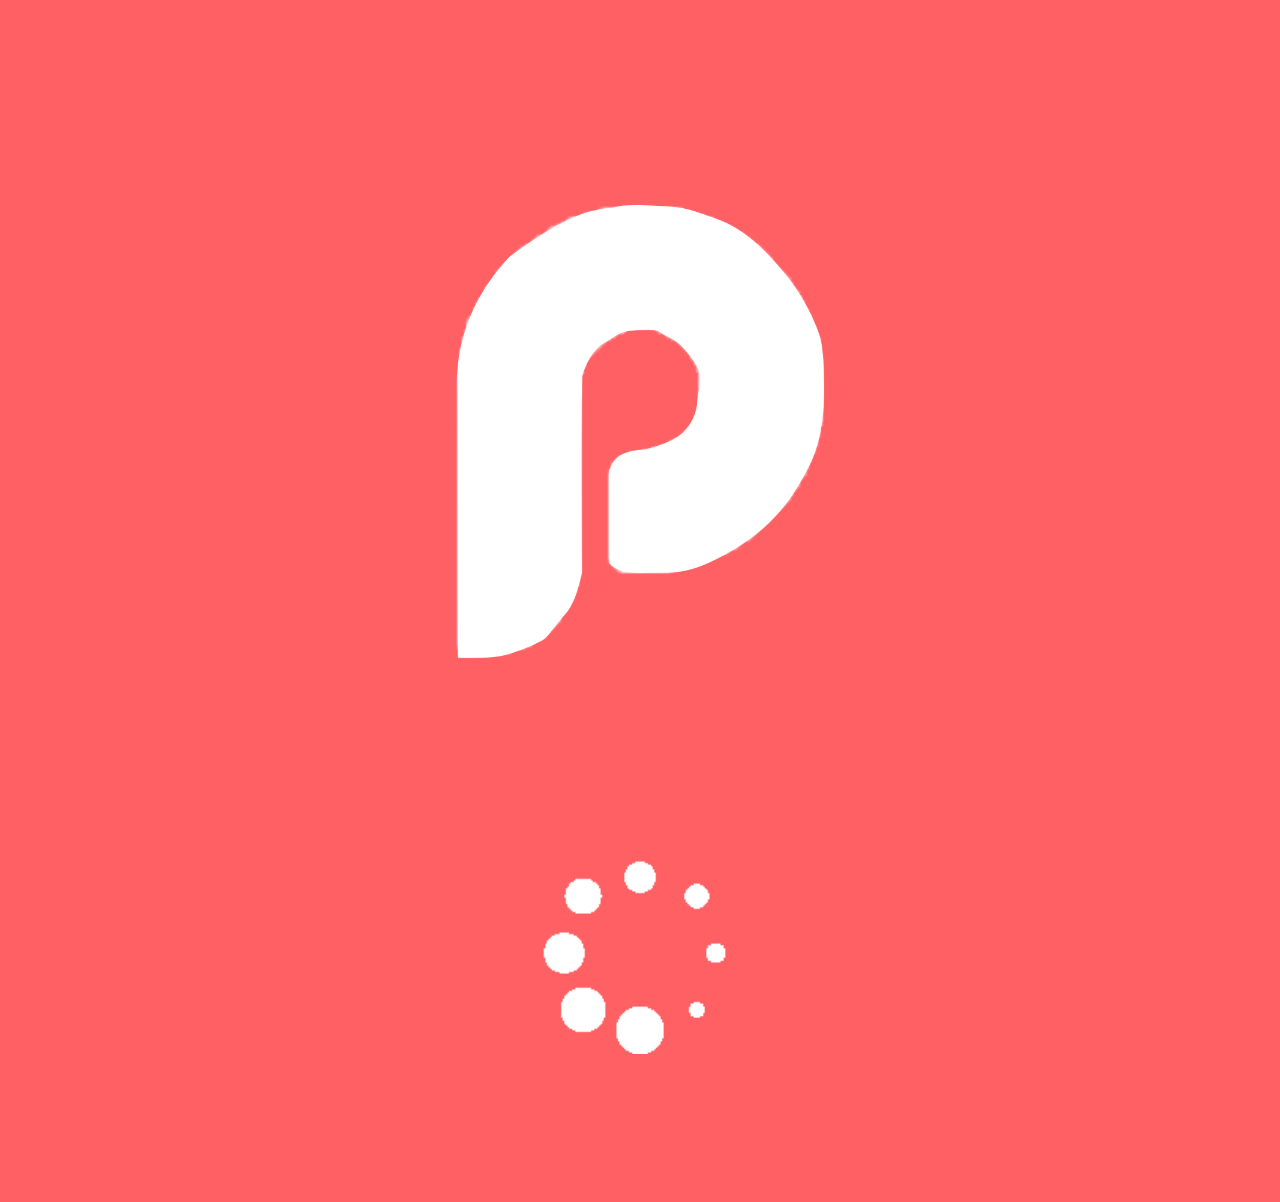
<file: paginaRedirecionar/index.html>
<!DOCTYPE html>
<html lang="pt-br">
<head>
    <meta charset="UTF-8">
    <meta name="viewport" content="width=device-width, initial-scale=1.0">
    <title>Pomo</title>
    <link rel="stylesheet" href="styles/pagina-1.css">
</head>
<body>
    <div class="apresentacao">
        <div class="apresentacao__logo">
            <img src="img/logo-pomo 1.png" alt=" Logo do site">
        </div> 
        <div class="apresentacao__loading">
            <img src="img/loading.gif" alt=" Gif de carregamento">
        </div>
        <script src="/paginaRedirecionar/script/main.js"></script>
    </div>
</body>
</html>
</file>
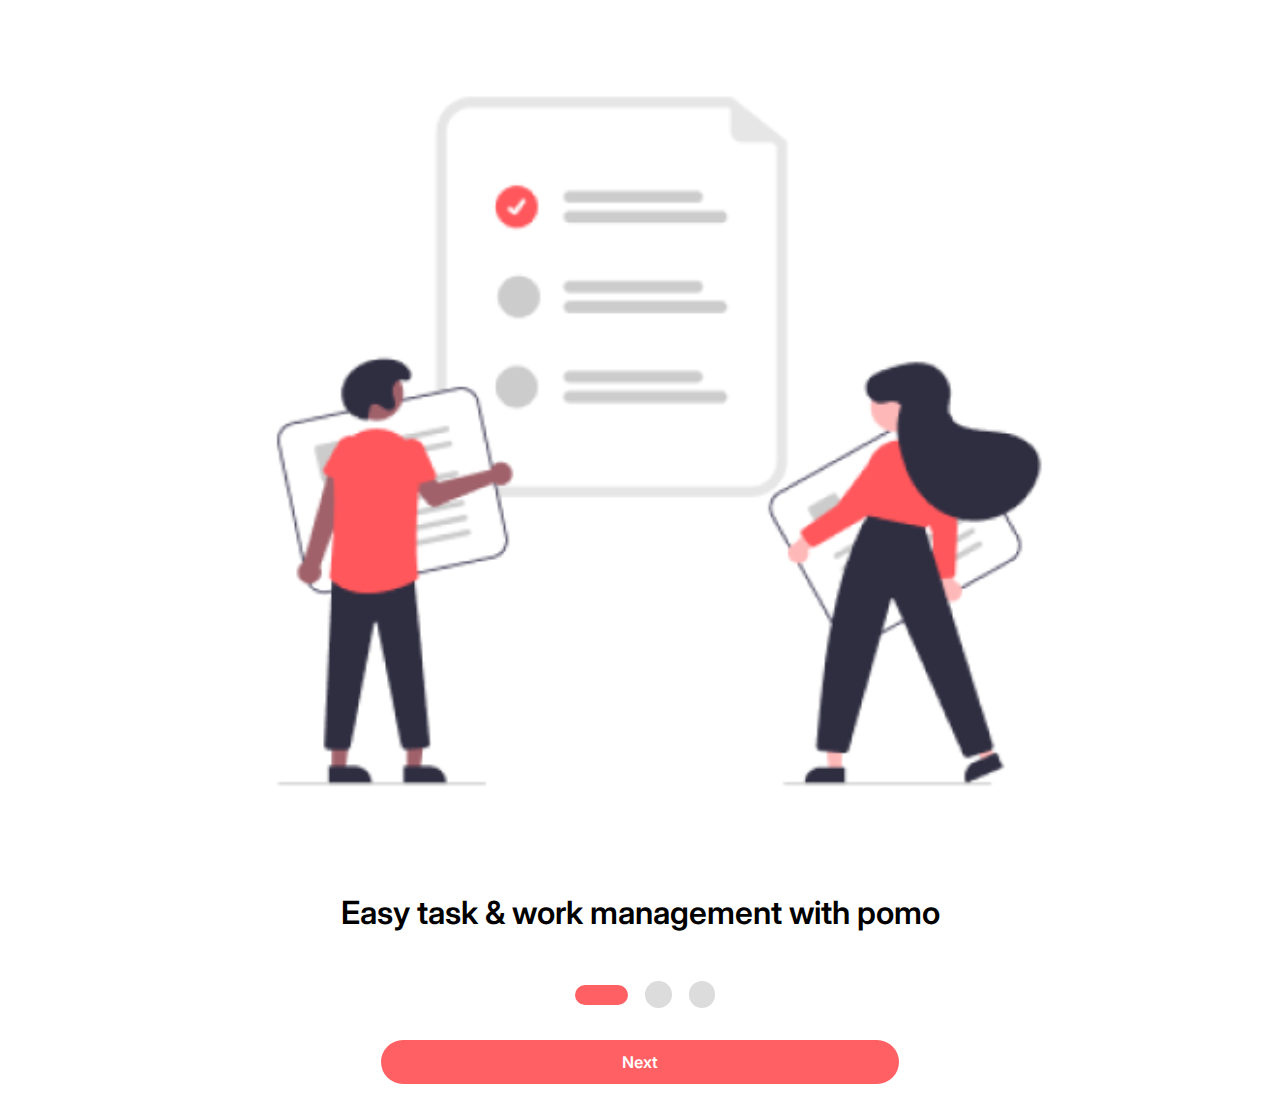
<file: paginaRedirecionar/page-2.html>
<!DOCTYPE html>
<html lang="pt-br">
<head>
    <meta charset="UTF-8">
    <meta name="viewport" content="width=device-width, initial-scale=1.0">
    <title>Pomo</title>
    <link rel="stylesheet" href="styles/pagina-2.css">
</head>
<body>
    <main>
        <div class="apresentacao">
            <img src="img/img-screen1 1.svg" class="apresentacao__imagem" alt=" Imagem colorida que representa tarefas simples e com bom planejamento">
            <div class="apresentacao__conteudo">
                <p class="apresentacao__paragrafo">Easy task & work management with pomo</p>
                <div class="apresentacao__botoes">
                <button class="apresentacao__botao_colorido"></button>
                    <button class="botao_cinza"></button>
                    <button class="botao_cinza"></button>
                </div>
                </div>
                <a href="page-3.html" class="apresentacao__botao_avancar">Next</a>
            </div>
        </div>
    </main>
</body>
</html>
</file>
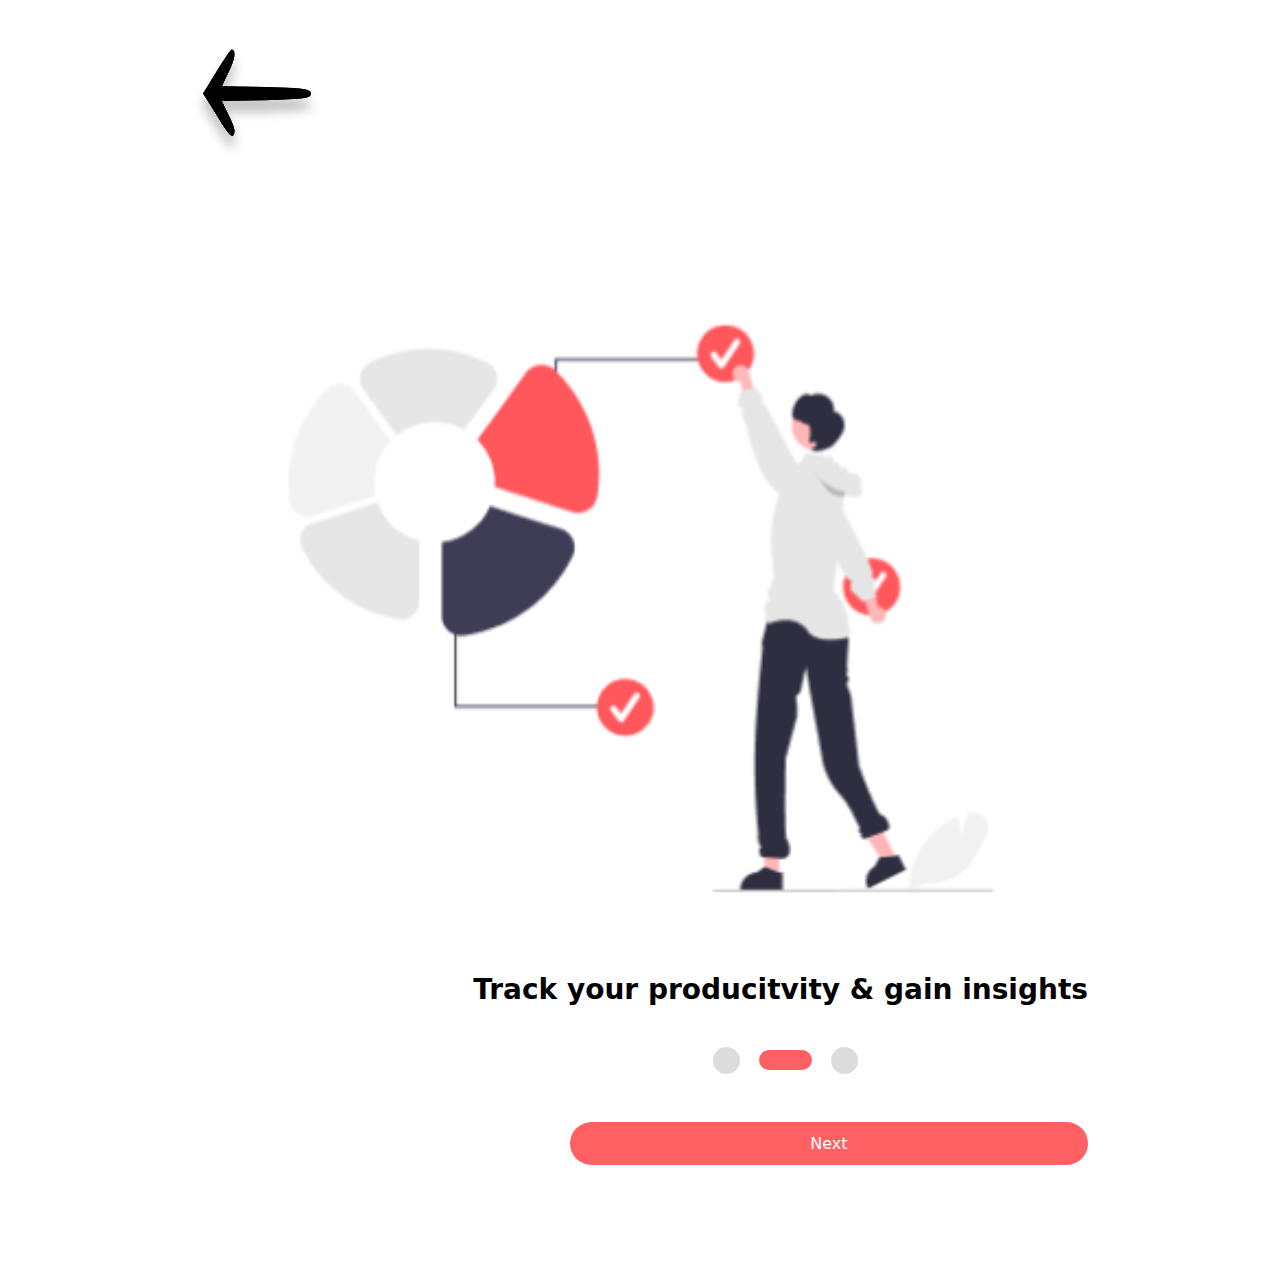
<file: paginaRedirecionar/page-3.html>
<!DOCTYPE html>
<html lang="pt-br">
<head>
    <meta charset="UTF-8">
    <meta name="viewport" content="width=device-width, initial-scale=1.0">
    <title>Pomo</title>
    <link rel="stylesheet" href="/paginaRedirecionar/styles/pagina-3.css">
</head>
<body>
    <main>
        <div class="apresentacao">
                <div class="seta">
                    <a href="page-2.html"><img src="/paginaRedirecionar/img/Vector.svg"alt="Imagem de seta para retorno de página"></a>
                </div>
                <img src="/paginaRedirecionar/img/img-screen2 1.svg" class="apresentacao__imagem" alt="Imagem colorida representando tarefas simples e com bom planejamento">
            <div class="apresentacao__conteudo">
                <p  class="apresentacao__paragrafo">Track your producitvity & gain insights</p>
                <div class="apresentacao__botoes">
                    <button class="botao_cinza"></button>
                    <button class="apresentacao__botao_colorido"></button>
                    <button class="botao_cinza"></button>
                </div>
                </div>
                <a href="page-4.html" class="apresentacao__botao_avancar">Next</button></a>
            </div>
        </div>
    </main>
</body>
</html>
</file>
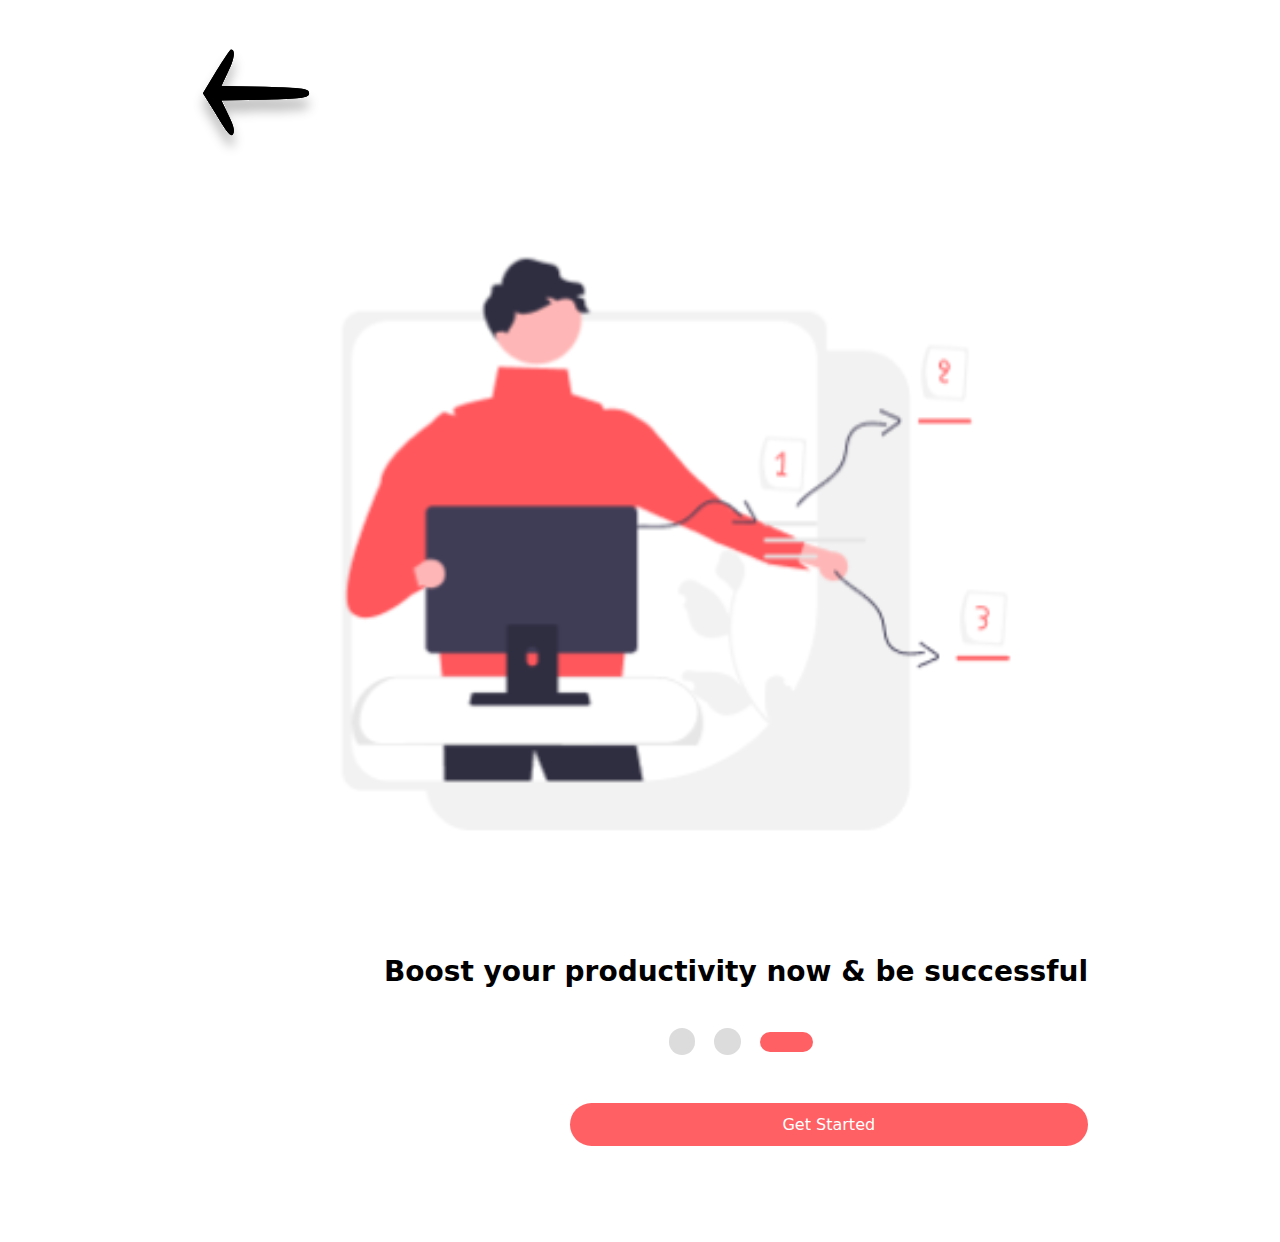
<file: paginaRedirecionar/page-4.html>
<!DOCTYPE html>
<html lang="pt-br">
<head>
    <meta charset="UTF-8">
    <meta name="viewport" content="width=device-width, initial-scale=1.0">
    <title>Pomo</title>
    <link rel="stylesheet" href="/paginaRedirecionar/styles/pagina-4.css">
</head>
<body>
    <main>
        <div class="apresentacao">
            <div class="seta">
                <a href="page-3.html"><img src="/paginaRedirecionar/img/Vector.svg"alt="Imagem de seta para retorno de página"></a>
            </div>
            <img src="/paginaRedirecionar/img/img-screen3 1.svg" class="apresentacao__imagem" alt="Imagem colorida representando tarefas simples e com bom planejamento">
            <div class="apresentacao__conteudo">
                <p class="apresentacao__paragrafo">Boost your productivity now & be successful</p>
                <div class="apresentacao__botoes">
                    <button class="botao_cinza"></button>
                    <button class="botao_cinza"></button>
                    <button class="apresentacao__botao_colorido"></button>
                </div>
            </div>
            <a href="page-5.html"class="apresentacao__botao_avancar">Get Started</a>
        </div>
    </main>
</body>
</html>
</file>
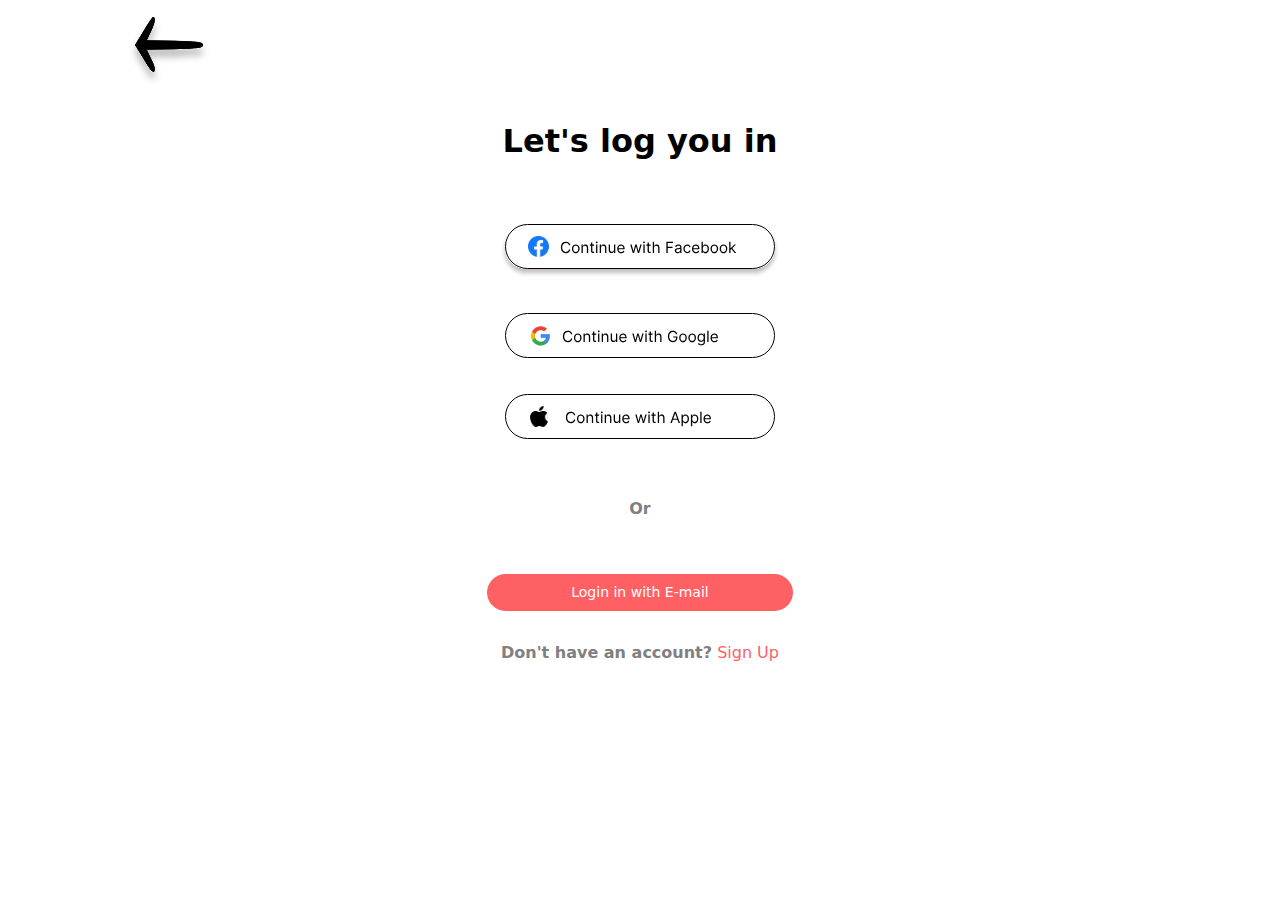
<file: paginaRedirecionar/page-5.html>
<!DOCTYPE html>
<html lang="pt-br">
<head>
    <meta charset="UTF-8">
    <meta name="viewport" content="width=device-width, initial-scale=1.0">
    <title>Pomo</title>
    <link rel="stylesheet" href="styles/pagina-5.css">
</head>
<body>
    <main>
        <div class="apresentacao">
            <div class="seta">
                <a href="index.html"><img src="/paginaRedirecionar/img/Vector.svg"alt="Imagem de seta para retorno de página"></a>
            </div>
            <h1 class="apresentacao__titulo">Let's log you in</h1>
            <div class="apresentacao__botoes_login">
                <a href="https://www.facebook.com/?locale=pt_BR"><img src="/paginaRedirecionar/img/facebook.svg" alt="Logo Facebook"></a>
                <a href="https://g.co/kgs/S3EnKVa"><img src="/paginaRedirecionar/img/google.svg" alt="Logo Google"></a>
                <a href="https://www.apple.com/br/"><img src="/paginaRedirecionar/img/apple.svg" alt="Logo Apple"></a>
                <p class="apresentacao__paragrafo">Or</p>
                <a href="" class="apresentacao__botao_login">Login in with E-mail</a>
                <p class="apresentacao__cadastro">Don't have an account?<a href="page-6.html" class="apresentacao__botao_cadastro"> Sign Up</a></p>
            </div>
        </div>
    </main>
</body>
</html>
</file>
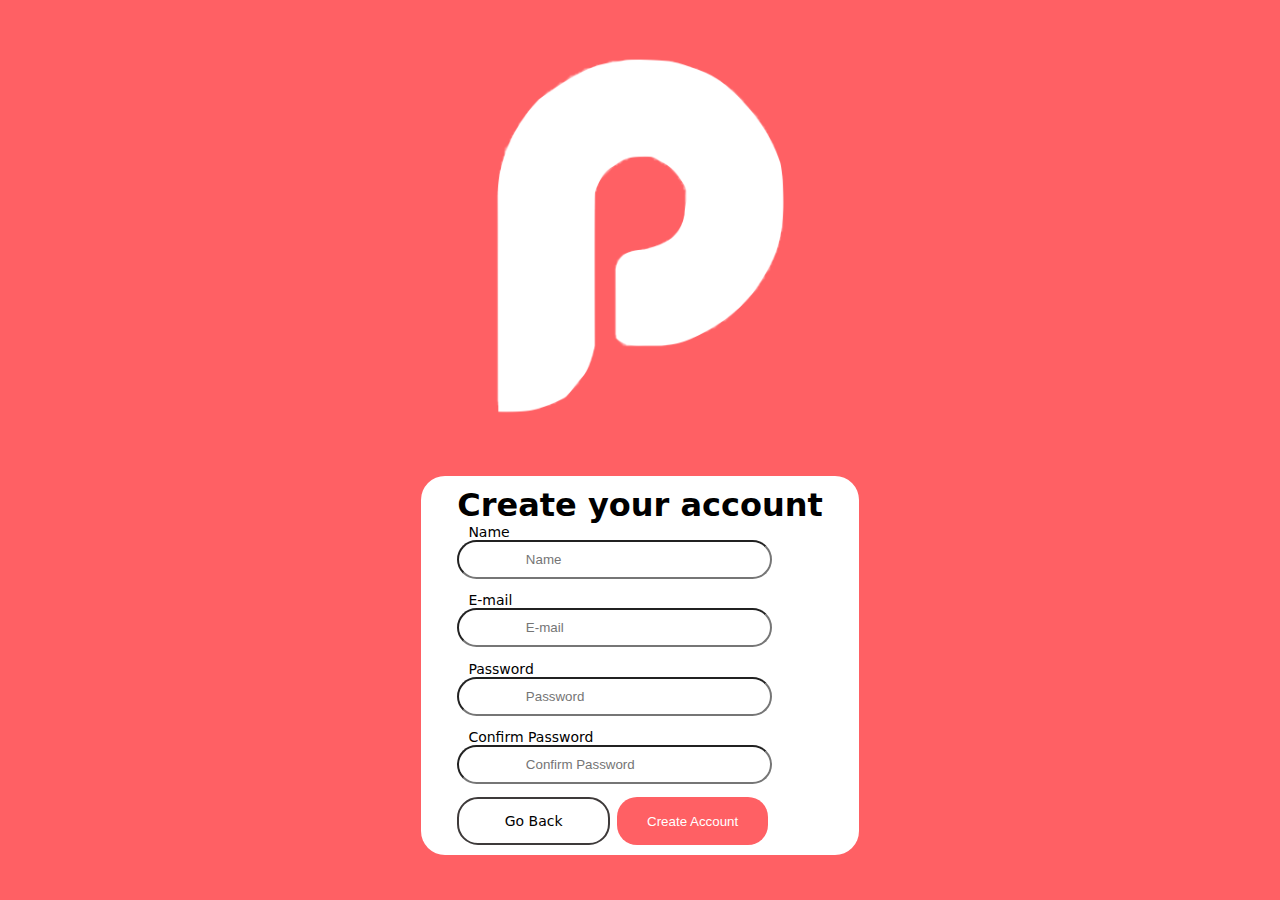
<file: paginaRedirecionar/page-6.html>
<!DOCTYPE html>
<html lang="pt-br">
<head>
    <meta charset="UTF-8">
    <meta name="viewport" content="width=device-width, initial-scale=1.0">
    <title>Pomo</title>
    <link rel="stylesheet" href="/paginaRedirecionar/styles/pagina-6.css">
</head>
<body>
    <main>
        <div class="apresentacao">
            <img src="/paginaRedirecionar/img/logo-pomo 1.png" alt=" Logo site">
            <div class="apresentacao__formulario">
                <h2 class="apresentacao__titulo">Create your account</h2>
                <form id="formulario__cadastro" class="apresentacao__conteudo_formulario">
                    <div class="apresentacao__formulario_dados">
                        <label for="username"> Name</label>
                        <input type="text" id="username" name="username" placeholder="Name">
                        
                        <label for="email"> E-mail</label>
                        <input type="email" id="email" name="email" placeholder="E-mail">
                        
                        <label for="password"> Password</label>
                        <input type="password" id="password" name="password" placeholder="Password">
                        
                        <label for="confirmPassword"> Confirm Password</label>
                        <input type="password" id="confirmPassword" name="confirmPassword" placeholder="Confirm Password">
                    </div>
                    
                    <div class="apresentacao__botoes_form">
                        <a href="page-5.html" class="apresentacao__botao_voltar">Go Back</a>
                        <input type="submit" class="apresentacao__botao_cadastro" value="Create Account">
                    </div>
                </form>   
                <p id="mensagem__erro"></p>
            </div>
        </div>
    </main>
    <script src="/paginaRedirecionar/script/form.js"></script>
</body>
</html>
</file>
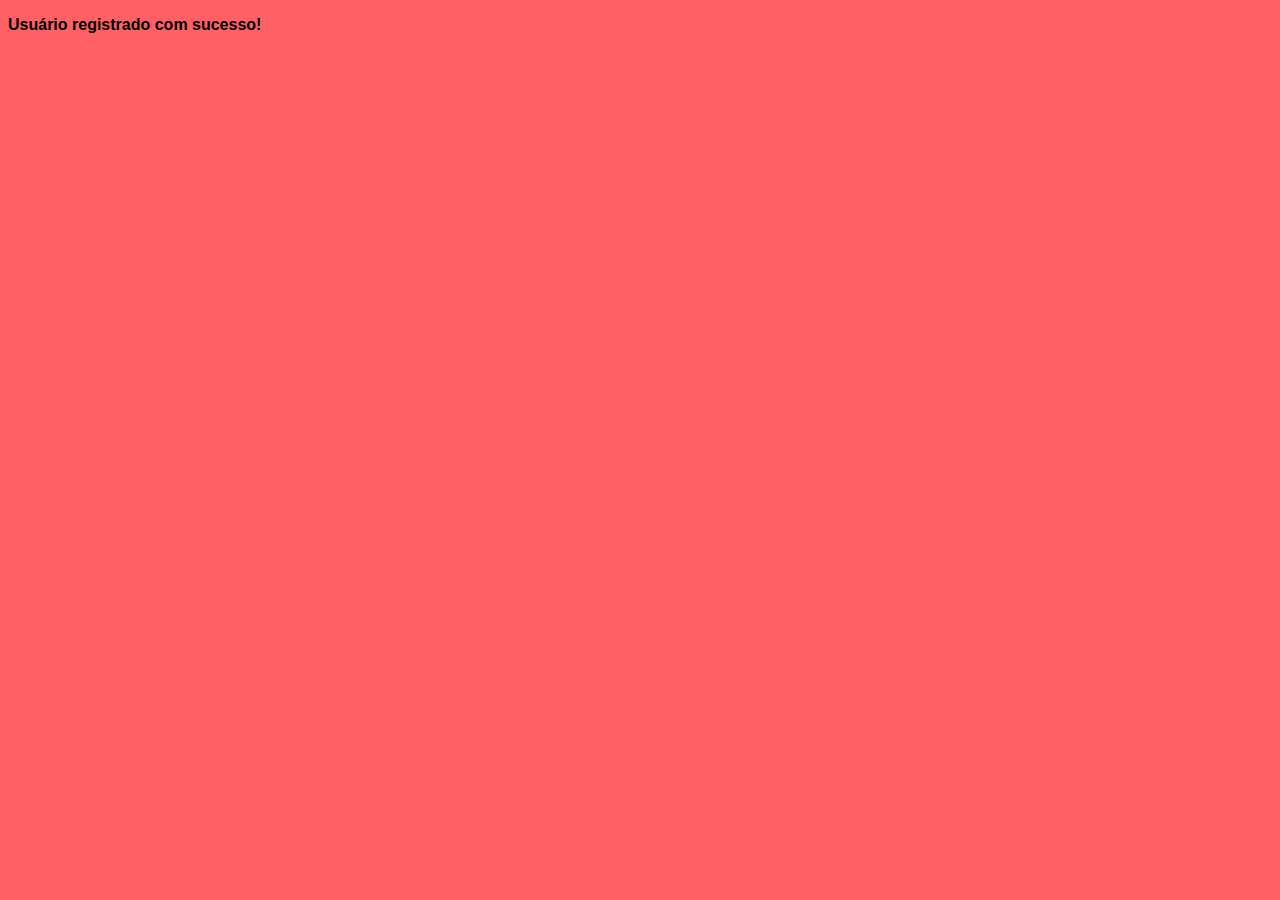
<file: paginaRedirecionar/page-7.html>
<!DOCTYPE html>
<html lang="pt-br">
<head>
    <meta charset="UTF-8">
    <meta name="viewport" content="width=device-width, initial-scale=1.0">
    <title>Pomo</title>
    <style>
        
        body {
            font-family: Arial, Helvetica, sans-serif;
            background-color: #FF6064;
            font-weight: 700;
            color: black;
        }

    </style>
</head>
<body>
    <p id="userInfo"></p>
    <script src="/paginaRedirecionar/script/dados.js"></script>
</body>
</html>
</file>
<file: paginaRedirecionar/styles/pagina-1.css>
* {
    margin: 0;
    padding: 0;
}


body {
    background-color: #FF6064;
}

.apresentacao {
    display: flex;
    flex-direction: column;
    width: 50%;
    height: auto;
    gap: 10em;
    margin: 5% auto;
}

.apresentacao__logo {
    text-align: center;
}

.apresentacao__loading {
    text-align: center;
    width: 25%;
    margin: auto;
}

img {
    width: 35%;

}
@media (min-width: 375px) {
     * {
        margin: 0;
         padding: 0;
      }
            
     body {
         background-color: #FF6064;
     }
        
    .apresentacao {
        display: flex;
        flex-direction: column;
        width: 100%;
        height: auto;
        gap: 8em;
        margin: 9em auto;
     }
            
    .apresentacao__logo {
        text-align: center;
    }
            
    .apresentacao__loading {
        text-align: center;
        width: 35%;
        margin: auto;
    }
            
    img {
        width: 45%;
         }
        }

@media screen and (min-width: 1920px) and (min-height: 1080px) and (max-width: 1920px) and (max-height: 1080px) {
    

    * {
        margin: 0;
        padding: 0;
    }
    
    
    body {
        background-color: #FF6064;
    }
    
    .apresentacao {
        display: flex;
        flex-direction: column;
        width: 60%;
        height: auto;
        gap: 20em;
        margin: 8em auto;
    }
    
    .apresentacao__logo {
        text-align: center;
    }
    
    .apresentacao__loading {
        text-align: center;
        width: 25%;
        margin: auto;
    }
    
    img {
        width: 35%;
    
    }
}
</file>
<file: paginaRedirecionar/styles/pagina-2.css>
@import url('https://fonts.googleapis.com/css2?family=Inter:ital,opsz,wght@0,14..32,100..900;1,14..32,100..900&display=swap');

* {
    margin: 0;
    padding: 0;
}

body {
    font-family: 'Inter', sans-serif;
}

.apresentacao {
    display: flex;
    flex-direction: column;
    width: 50%;
    margin: 2em auto;
    height: auto;
}

.apresentacao__imagem{
    margin-top: 1em;
    margin-bottom: 3em;
    align-self: center;
    
}

img {
    width: 60%;
}

.apresentacao__conteudo {
    align-self: center;
    text-align: center;
    font-size: 20px;
}

.apresentacao__paragrafo {
    margin-bottom: 1em;
}

.apresentacao__botoes button {
    border-radius: 1em;
    border: none;
    margin-left: 10px;
}

.apresentacao__botao_colorido{
    background-color: #FF6064;
    padding: 1em 2em;
    
}

.botao_cinza {
    padding: 1em;
    background-color: gainsboro;
}

.apresentacao__botao_avancar {
    margin-top: 2em;
    padding: 1em 2em;
    border-radius: 1.5em;
    text-align: center;
    background-color: #FF6064;
    color: white;
    border: none;
    width: 40%;
    align-self: center;
    text-decoration: none;
}

.apresentacao__botao_avancar:hover {
    box-shadow: 0px 5px 10px rgba(0, 0, 0, 0.6);
}

@media (min-width: 375px) {
@import url('https://fonts.googleapis.com/css2?family=Inter:ital,opsz,wght@0,14..32,100..900;1,14..32,100..900&display=swap');

* {
    margin: 0;
    padding: 0;
}

body {
    font-family: 'Inter', sans-serif;
    font-weight: 600;
}

.apresentacao {
    display: flex;
    flex-direction: column;
    width: 70%;
    margin: 2.25em auto;
    height: auto;
}

.apresentacao__imagem{
    margin-top: 1em;
    margin-bottom: 3em;
    align-self: center;
    
}

img {
    width: 100%;
}

.apresentacao__conteudo {
    align-self: center;
    text-align: center;
    font-size: 32px;
}

.apresentacao__paragrafo {
    margin-bottom: 1em;
}

.apresentacao__botoes button {
    border-radius: 1em;
    border: none;
    margin-left: 10px;
}

.apresentacao__botao_colorido{
    background-color: #FF6064;
    padding: 0.75em 2em;
    
}

.botao_cinza {
    padding: 1em;
    background-color: gainsboro;
}

.apresentacao__botao_avancar {
    margin-top: 2em;
    padding: 0.75em 5em;
    border-radius: 1.5em;
    text-align: center;
    background-color: #FF6064;
    color: white;
    border: none;
    width: 40%;
    align-self: center;
    text-decoration: none;
}

}



@media screen and (min-width: 1920px) and (min-height: 1080px) {
    
@import url('https://fonts.googleapis.com/css2?family=Inter:ital,opsz,wght@0,14..32,100..900;1,14..32,100..900&display=swap');

* {
    margin: 0;
    padding: 0;
}

body {
    font-family: 'Inter', sans-serif;
}

.apresentacao {
    display: flex;
    flex-direction: column;
    width: 50%;
    margin: 4em auto;
    height: auto;
}

.apresentacao__imagem{
    margin-top: 1em;
    margin-bottom: 3em;
    align-self: center;
    
}

img {
    width: 70%;
}

.apresentacao__conteudo {
    align-self: center;
    font-size: 32px;
    text-align: center;
}

.apresentacao__paragrafo {
    margin-bottom: 1em;
}

.apresentacao__botoes button {
    border-radius: 2em;
    border: none;
    margin-left: 10px;
}

.apresentacao__botao_colorido{
    background-color: #FF6064;
    padding: 1.75em 3em;
    
}

.botao_cinza {
    padding: 2em;
    background-color: gainsboro;
}

.apresentacao__botao_avancar {
    margin-top: 2em;
    padding: 1.25em 6em;
    border-radius: 3em;
    text-align: center;
    background-color: #FF6064;
    color: white;
    border: none;
    width: 40%;
    align-self: center;
    text-decoration: none;
    font-size: 20px;
}

.apresentacao__botao_avancar:hover {
    box-shadow: 0px 5px 10px rgba(0, 0, 0, 0.6);
}
    }
</file>
<file: paginaRedirecionar/styles/pagina-3.css>
* {
    margin: 0;
    padding: 0;
}

body {
    font-family: "Inter", system-ui;
}

.apresentacao {
    display: flex;
    flex-direction: column;
    width: 50%;
    justify-content: center;
    height: auto;
    margin: 32px 200px;
}

.apresentacao__imagem{
    align-self: flex-end;
}

.seta {
    width:8%;
}


img {
    width: 63%;
}

.apresentacao__conteudo {
    align-self: flex-end;
    text-align: center;
    font-size: 20px;
}

.apresentacao__paragrafo {
    margin-bottom: 1em;
}

.apresentacao__botoes button {
    border-radius: 1em;
    border: none;
    margin-left: 10px;
}

.apresentacao__botao_colorido{
    background-color: #FF6064;
    padding: 1em 2em;
    
}


.botao_cinza {
    padding: 1em;
    background-color: gainsboro;
}

.apresentacao__botao_avancar {
    margin-top: 2em;
    padding: 1em 2em;
    border-radius: 1.5em;
    text-align: center;
    background-color: #FF6064;
    color: white;
    border: none;
    width: 40%;
    align-self: flex-end;
    text-decoration: none;
}

.apresentacao__botao_avancar:hover {
    box-shadow: 0px 5px 10px rgba(0, 0, 0, 0.6);
}

@media (min-width: 375px) {
    @import url('https://fonts.googleapis.com/css2?family=Inter:ital,opsz,wght@0,14..32,100..900;1,14..32,100..900&display=swap');
   
* {
    margin: 0;
    padding: 0;
}

body {
    font-family: "Inter", system-ui;
}

.apresentacao {
    display: flex;
    flex-direction: column;
    width: 70%;
    justify-content: center;
    height: auto;
    margin: 3em auto 6em auto;
}

.apresentacao__imagem{
    align-self: flex-end;
    width: 100%;
}

.seta {
    width:23%;
}

.apresentacao__conteudo {
    align-self: flex-end;
    text-align: center;
    font-size: 28px;
}

.apresentacao__paragrafo {
    margin-bottom: 1em;
    font-weight: 700;
}

.apresentacao__botoes button {
    border-radius: 1em;
    border: none;
    margin-left: 10px;
}

.apresentacao__botao_colorido{
    background-color: #FF6064;
    padding: 0.75em 2em;
    
}


.botao_cinza {
    padding: 1em;
    background-color: gainsboro;
}

.apresentacao__botao_avancar {
    margin-top: 3em;
    padding: 0.75em 5em;
    border-radius: 1.5em;
    text-align: center;
    background-color: #FF6064;
    color: white;
    border: none;
    width: 40%;
    text-decoration: none;
    font-size: 16px;
}

.apresentacao__botao_avancar:hover {
    box-shadow: 0px 5px 10px rgba(0, 0, 0, 0.6);
}
 
}
@media screen and (min-width: 1920px) and (min-height: 1080px) {
        
@import url('https://fonts.googleapis.com/css2?family=Inter:ital,opsz,wght@0,14..32,100..900;1,14..32,100..900&display=swap');
    
    
* {
    margin: 0;
    padding: 0;
}

body {
    font-family: Arial, Helvetica, sans-serif;
    font-weight: 400;
}

.apresentacao {
    display: flex;
    flex-direction: column;
    width: 80%;
    margin: 3.5em auto;
    height: auto;
    
}

.apresentacao__imagem{
    align-self: center;
    width: 50%;

}

.seta {
    width: 6%;
}

.apresentacao__conteudo {
    align-self: center;
    text-align: center;
    font-size: 32px;
}

.apresentacao__paragrafo {
    margin-bottom: 1em;
}

.apresentacao__botoes button {
    border-radius: 1em;
    border: none;
    margin-left: 10px;
}

.apresentacao__botao_colorido{
    background-color: #FF6064;
    padding: 1em 2em;
    
}


.botao_cinza {
    padding: 1em;
    background-color: gainsboro;
}

.apresentacao__botao_avancar {
    margin-top: 3em;
    padding: 1em 2em;
    border-radius: 1.5em;
    text-align: center;
    background-color: #FF6064;
    color: white;
    border: none;
    width: 20%;
    align-self: center;
    text-decoration: none;
}

.apresentacao__botao_avancar:hover {
    box-shadow: 0px 5px 10px rgba(0, 0, 0, 0.6);
}
        }
</file>
<file: paginaRedirecionar/styles/pagina-4.css>
* {
    margin: 0;
    padding: 0;
}

body {
    font-family: Arial, Helvetica, sans-serif;
}

.apresentacao {
    display: flex;
    flex-direction: column;
    width: 50%;
    justify-content: center;
    height: auto;
    margin: 32px 200px;
}

.apresentacao__imagem{
    align-self: flex-end;
}

.seta img{
    width: 62%;
}

.apresentacao__conteudo {
    align-self: flex-end;
    text-align: center;
    font-size: 20px;
}

.apresentacao__paragrafo {
    margin-bottom: 1em;
}

.apresentacao__botoes button {
    border-radius: 1em;
    border: none;
    margin-left: 10px;
}

.apresentacao__botao_colorido{
    background-color: #FF6064;
    padding: 1em 2em;
    
}


.botao_cinza {
    padding: 1em;
    background-color: gainsboro;
}

.apresentacao__botao_avancar {
    margin-top: 2em;
    padding: 1em 2em;
    border-radius: 1.5em;
    text-align: center;
    background-color: #FF6064;
    color: white;
    border: none;
    width: 40%;
    align-self: flex-end;
    text-decoration: none;
}

.apresentacao__botao_avancar:hover {
    box-shadow: 0px 5px 10px rgba(0, 0, 0, 0.6);
}

@media (min-width: 375px) {
    @import url('https://fonts.googleapis.com/css2?family=Inter:ital,opsz,wght@0,14..32,100..900;1,14..32,100..900&display=swap');
   
* {
    margin: 0;
    padding: 0;
}

body {
    font-family: "Inter", system-ui;
}


.apresentacao {
    display: flex;
    flex-direction: column;
    width: 70%;
    justify-content: center;
    height: auto;
    margin: 3em auto 6em auto;
}

.apresentacao__imagem{
    align-self: flex-end;
    width: 100%;
}

.seta {
    width:23%;
}

.apresentacao__conteudo {
    align-self: flex-end;
    text-align: center;
    font-size: 28px;
}

.apresentacao__paragrafo {
    margin-bottom: 1em;
    font-weight: 700;
}

.apresentacao__botoes button {
    border-radius: 1em;
    border: none;
    margin-left: 10px;
}

.apresentacao__botao_colorido{
    background-color: #FF6064;
    padding: 0.75em 2em;
    
}


.botao_cinza {
    padding: 1em;
    background-color: gainsboro;
}

.apresentacao__botao_avancar {
    margin-top: 3em;
    padding: 0.75em 5em;
    border-radius: 1.5em;
    text-align: center;
    background-color: #FF6064;
    color: white;
    border: none;
    width: 40%;
    text-decoration: none;
    font-size: 16px;
}

.apresentacao__botao_avancar:hover {
    box-shadow: 0px 5px 10px rgba(0, 0, 0, 0.6);
}
 
}
@media screen and (min-width: 1920px) and (min-height: 1080px) {
        
@import url('https://fonts.googleapis.com/css2?family=Inter:ital,opsz,wght@0,14..32,100..900;1,14..32,100..900&display=swap');
    
    
* {
    margin: 0;
    padding: 0;
}

body {
    font-family: "Inter", system-ui;
    font-weight: 400;
}

.apresentacao {
    display: flex;
    flex-direction: column;
    width: 80%;
    margin: 3.5em auto;
    height: auto;
    
}

.apresentacao__imagem{
    align-self: center;
    width: 50%;

}

.seta {
    width: 6%;
}

.apresentacao__conteudo {
    align-self: center;
    text-align: center;
    font-size: 32px;
}

.apresentacao__paragrafo {
    margin-bottom: 1em;
}

.apresentacao__botoes button {
    border-radius: 1em;
    border: none;
    margin-left: 10px;
}

.apresentacao__botao_colorido{
    background-color: #FF6064;
    padding: 1em 2em;
    
}


.botao_cinza {
    padding: 1em;
    background-color: gainsboro;
}

.apresentacao__botao_avancar {
    margin-top: 3em;
    padding: 1em 2em;
    border-radius: 1.5em;
    text-align: center;
    background-color: #FF6064;
    color: white;
    border: none;
    width: 20%;
    align-self: center;
    text-decoration: none;
}

.apresentacao__botao_avancar:hover {
    box-shadow: 0px 5px 10px rgba(0, 0, 0, 0.6);
}
        }
</file>
<file: paginaRedirecionar/styles/pagina-5.css>
* {
    margin: 0;
    padding: 0;
    font-family: "Inter", system-ui;
    font-weight: 400;
}

.apresentacao {
    display: flex;
    flex-direction: column;
    width: 50%;
    justify-content: center;
    height: auto;
    margin: 32px 200px;
}


.seta {
    width: 8%;
}

.seta:hover {
    filter: invert(49%) sepia(100%) saturate(747%) hue-rotate(-35deg) brightness(93%) contrast(93%);
}

.apresentacao__titulo {
    margin-left: 15.4em;
    margin-bottom: 3em;
}

.apresentacao__botoes_login {
    align-self: flex-end;
    display: flex;
    flex-direction: column;
    gap: 2em;
    text-align: center;
}

.apresentacao__botoes_login img:hover {
    filter: grayscale(30%)                    
    brightness(95%); 
}

.apresentacao__paragrafo {
    margin: 1.5em 0;
}

.apresentacao__botao_login {
    padding: 0.8em 6em;
    border-radius: 1.5em;
    text-decoration: none;
    background-color: #FF6064;
    color: white;
}

.apresentacao__botao_login:hover {
    box-shadow: 0px 5px 10px rgba(0, 0, 0, 0.6);
}

.apresentacao__cadastro {
    text-decoration: none;
    color: #FF6064;
}

@media (min-width: 375px) {
    * {
        margin: 0;
        padding: 0;
        font-family: "Inter", system-ui;
    }
    
    .apresentacao {
        display: flex;
        flex-direction: column;
        width: 80%;
        justify-content: center;
        margin: 1em auto 1em auto;
        height: auto;
    }
    
    
    .seta img{
        width: 100%;
    }
    
    .seta:hover {
        filter: invert(49%) sepia(100%) saturate(747%) hue-rotate(-35deg) brightness(93%) contrast(93%);
    }
    
    .apresentacao__titulo {
        margin: 1em auto 0 auto;
        text-align: center;
        margin-bottom: 2em;
        font-weight: 700;
        font-size: 32px;
    }
    


    .apresentacao__botoes_login {
        align-self: center;
        display: flex;
        flex-direction: column;
        gap: 2em;
        text-align: center;
    }
    
    .apresentacao__botoes_login img:hover {
        filter: grayscale(30%)                    
        brightness(95%); 
    }
    
    .apresentacao__paragrafo {
        margin: 1.5em 0;
        color: gray;
        font-weight: 700;
    }
    
    .apresentacao__botao_login {
        padding: 0.75em 6em;
        font-size: 14px;
        border-radius: 1.5em;
        text-decoration: none;
        background-color: #FF6064;
        color: white;
    }

    .apresentacao__botao_login:hover {
        box-shadow: 0px 5px 10px rgba(0, 0, 0, 0.6);
    }
    
    .apresentacao__botao_cadastro{
        text-decoration: none;
        color: #FF6064;
    }

    .apresentacao__cadastro {
        color: gray;
        font-weight: 700;
    }
}

@media screen and (min-width: 1920px) and (min-height: 1080px) {
        
    @import url('https://fonts.googleapis.com/css2?family=Inter:ital,opsz,wght@0,14..32,100..900;1,14..32,100..900&display=swap');
        

    * {
        margin: 0;
        padding: 0;
        font-family: "Inter", system-ui;
    }
    
    .apresentacao {
        display: flex;
        flex-direction: column;
        width: 80%;
        justify-content: center;
        height: auto;
        margin: 3em auto 5em auto;
    }
    
    
    .seta {
        width: 4%;
        margin-top: 2em;
    }
    
    .seta:hover {
        filter: invert(49%) sepia(100%) saturate(747%) hue-rotate(-35deg) brightness(93%) contrast(93%);
    }
    
    .apresentacao__titulo {
        text-align: center;
        margin-bottom: 2em;
        font-weight: 400;
        font-size: 60px;
    }
    
    .apresentacao__botoes_login {
        display: flex;
        flex-direction: column;
        gap: 2em;
        text-align: center;
        width: 30%;
    }

    .apresentacao__botoes_login img{
        width: 100%;
    }
    
    .apresentacao__botoes_login img:hover {
        filter: grayscale(30%)                    
        brightness(95%); 
    }

    
    .apresentacao__paragrafo {
        margin: 1.5em 0;
        font-size: 32px;
        font-weight: 400;
        color: black;
    }
    
    .apresentacao__botao_login {
        padding: 0.75em 6em;
        border-radius: 1.5em;
        font-size: 22px;
        text-decoration: none;
        background-color: #FF6064;
        color: white;
    }
    
    .apresentacao__botao_login:hover {
        box-shadow: 0px 5px 10px rgba(0, 0, 0, 0.6);
    }

    .apresentacao__cadastro {
        font-weight: 400;
        color: black;
    }
    
    .apresentacao__botao_cadastro {
        text-decoration: none;
        color: #FF6064;
        margin-bottom: 1em;
    }
    
}
</file>
<file: paginaRedirecionar/styles/pagina-6.css>
@media (min-width: 375px) {
@import url('https://fonts.googleapis.com/css2?family=Inter:ital,opsz,wght@0,14..32,100..900;1,14..32,100..900&display=swap');
    * {
        margin: 0;
        padding: 0;
    }
    
    body{
        background-color: #FF6064;
        font-family: "Inter", system-ui;
        font-weight: 400;
    }
    
    .apresentacao {
        width: 100%;
        height: auto;
        display: flex;
        flex-direction: column;
        margin: 0.75em auto 0.75em auto;
        gap: 1em;
        align-items: center;
    }
    
    .apresentacao img {
        width: 35%;
    }
    
    .apresentacao__titulo {
        text-align: center;
        font-size: 2em;
    }
    
    .apresentacao__formulario {
        background-color: white;
        padding: 10px 36px;
        border-radius: 1.5em;
    }
    
    .apresentacao__conteudo_formulario{
        display: flex;
        flex-direction: column;
        text-align: start;
        font-size: 14px;
    }
    
    .apresentacao__formulario_dados input{
        display: flex;
        flex-direction: column;
        margin-bottom: 1em;
        padding: 0.75em 5em;
    }
    
    label {
        margin-left: 0.8em;
    }
    
    input {
        border-radius: 1.5em;
    }
    
    .apresentacao__botoes_form {
        display: flex;
        gap: 0.5em;
    }
    
    .apresentacao__botao_voltar {
        padding: 1em 3.25em;
        border: 2px solid rgb(62, 58, 58);
        background-color: white;
        cursor: pointer;
        border-radius: 1.5em;
        text-decoration: none;
        color: black;
    }
    
    .apresentacao__botao_cadastro {
        background-color: #FF6064;
        color: white;
        border: none;
        padding: 1em 2.25em;
        cursor: pointer;
    }
    
    .apresentacao__botao_cadastro:hover {
        box-shadow: 0px 5px 10px rgba(0, 0, 0, 0.6);
    }
    
    #mensagem__erro {
        color: red;
    }
}

@media screen and (min-width: 1920px) and (min-height: 1080px) {
    @import url('https://fonts.googleapis.com/css2?family=Inter:ital,opsz,wght@0,14..32,100..900;1,14..32,100..900&display=swap');

    * {
        margin: 0;
        padding: 0;
    }
    
    body{
        background-color: #FF6064;
        font-family: "Inter", system-ui;
    }
    
    .apresentacao {
        width: 80%;
        height: auto;
        display: flex;
        flex-direction: row;
        justify-content: space-around;
        margin: 14em auto;
        gap: 10em;
    }
    
    .apresentacao img {
        width: 35%;
    }
    
    .apresentacao__titulo {
        margin-top: 0.5em;
        margin-bottom: 1.5em;
        text-align: center;
        font-size: 2.5em;
        font-weight: 700;
    }
    
    .apresentacao__formulario {
        background-color: white;
        padding: 5em 6em;
        border-radius: 1.5em;
    }
    
    .apresentacao__conteudo_formulario{
        margin-top: 2.5em;
        display: flex;
        flex-direction: column;
        text-align: start;
    }
    
    .apresentacao__formulario_dados input{
        display: flex;
        flex-direction: column;
        margin-bottom: 2em;
        padding: 1em 8em;
    }
    
    label {
        margin-left: 0.8em;
    }
    
    input {
        border-radius: 1.5em;
    }
    
    .apresentacao__botoes_form {
        display: flex;
        gap: 2em;
    }
    
    .apresentacao__botao_voltar {
        padding: 1em 4.5em;
        border: 2px solid rgb(62, 58, 58);
        background-color: white;
        cursor: pointer;
        border-radius: 1.5em;
        text-decoration: none;
        color: black;
    }
    
    .apresentacao__botao_cadastro {
        background-color: #FF6064;
        color: white;
        border: none;
        padding: 1em 3.25em;
        cursor: pointer;
    }
    
    .apresentacao__botao_cadastro:hover {
        box-shadow: 0px 5px 10px rgba(0, 0, 0, 0.6);
    }
    
    #mensagem__erro {
        color: red;
    }
}
</file>
